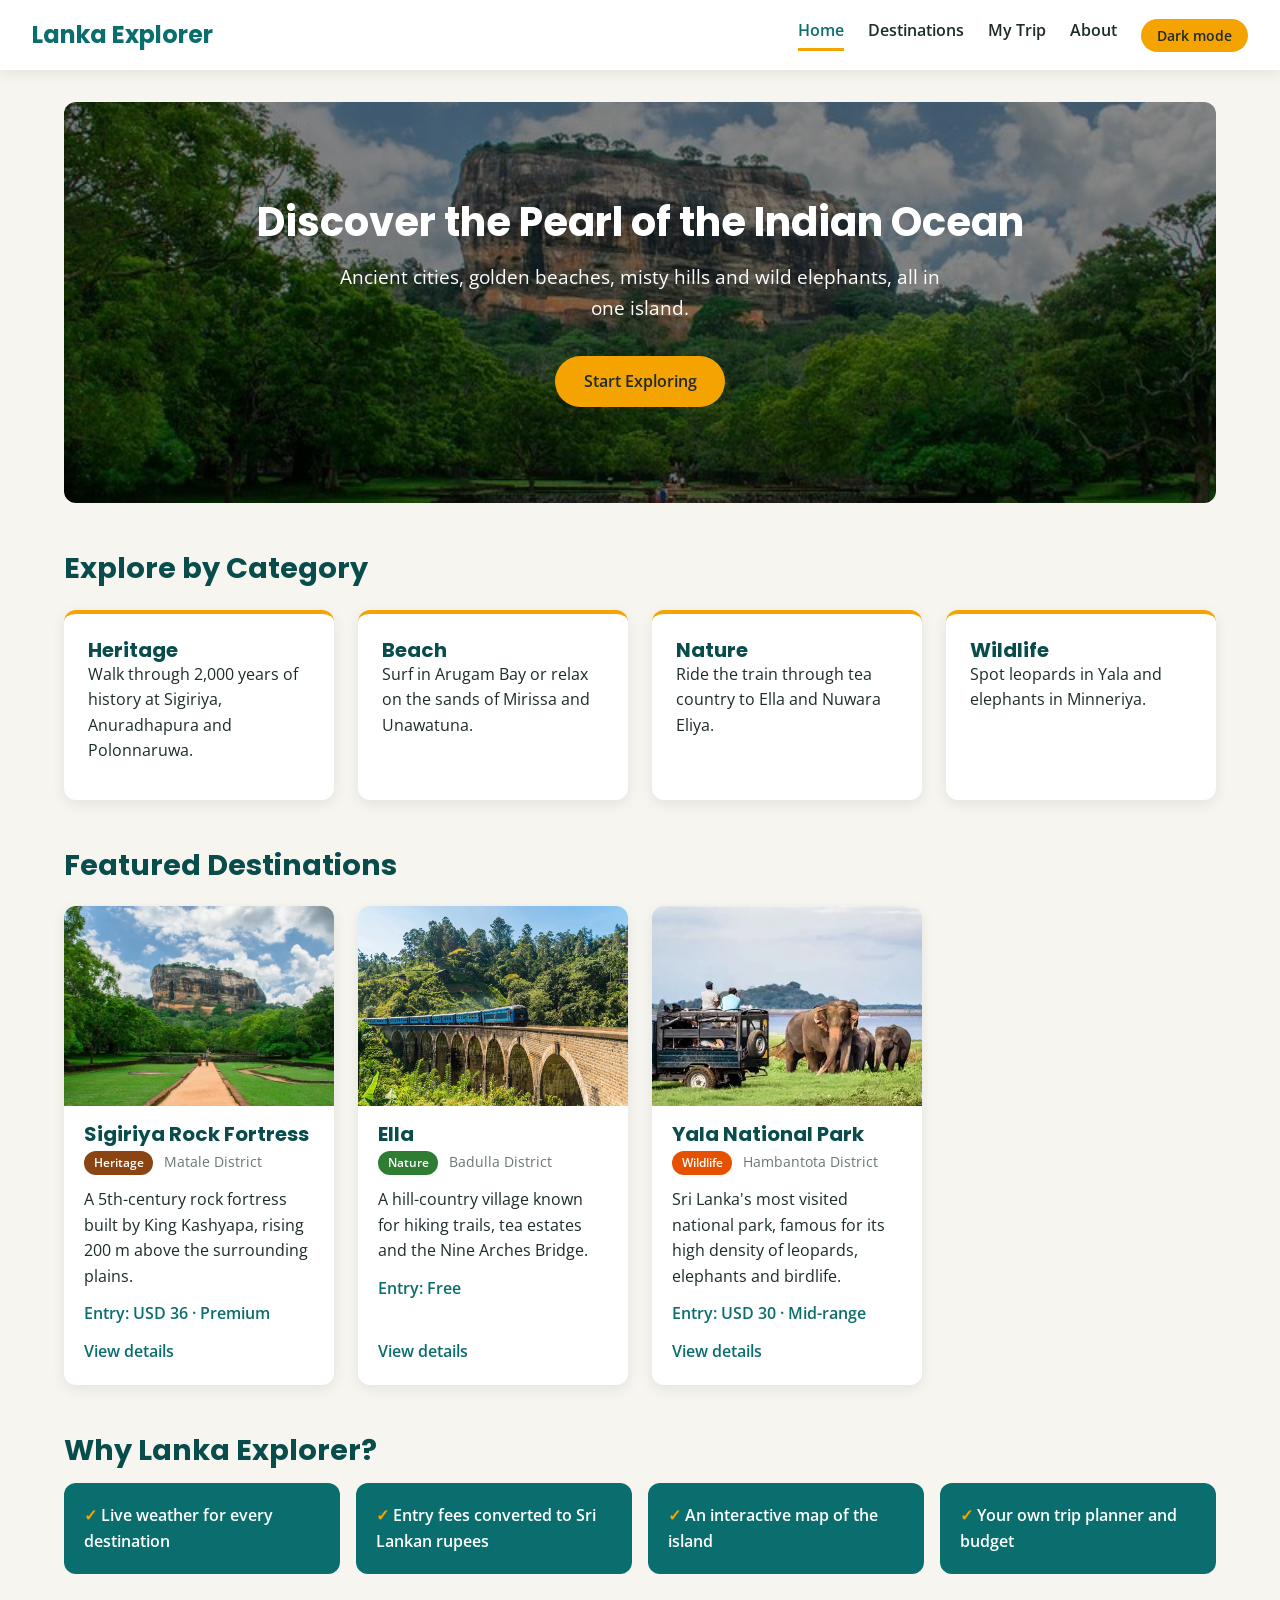
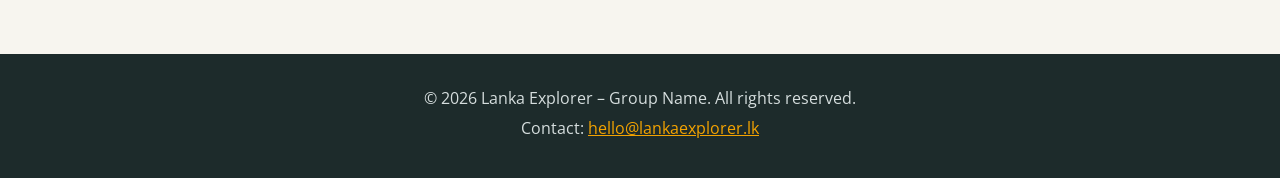
<file: index.html>
<!DOCTYPE html>
<html lang="en">
<head>
  <meta charset="UTF-8">
  <meta name="viewport" content="width=device-width, initial-scale=1.0">
  <meta name="description" content="Lanka Explorer helps travellers discover and plan trips around Sri Lanka.">
  <title>Lanka Explorer | Home</title>
  <link rel="preconnect" href="https://fonts.googleapis.com">
  <link rel="preconnect" href="https://fonts.gstatic.com" crossorigin>
  <link href="https://fonts.googleapis.com/css2?family=Open+Sans:wght@400;600&family=Poppins:wght@600;700&display=swap" rel="stylesheet">
  <link rel="stylesheet" href="css/style.css">
</head>
<body>

  <header>
    <a href="index.html" class="logo">Lanka Explorer</a>
    <button class="menu-toggle" type="button" aria-label="Open menu" aria-expanded="false">&#9776;</button>
    <nav>
      <ul>
        <li><a href="index.html" class="active">Home</a></li>
        <li><a href="destinations.html">Destinations</a></li>
        <li><a href="trip.html">My Trip</a></li>
        <li><a href="about.html">About</a></li>
        <li><button class="theme-toggle" type="button">Dark mode</button></li>
      </ul>
    </nav>
  </header>

  <main>
    <!-- Hero banner -->
    <section id="hero">
      <h1>Discover the Pearl of the Indian Ocean</h1>
      <p>Ancient cities, golden beaches, misty hills and wild elephants, all in one island.</p>
      <a href="destinations.html" class="btn">Start Exploring</a>
    </section>

    <!-- Category highlights -->
    <section id="categories">
      <h2>Explore by Category</h2>
      <article>
        <h3>Heritage</h3>
        <p>Walk through 2,000 years of history at Sigiriya, Anuradhapura and Polonnaruwa.</p>
      </article>
      <article>
        <h3>Beach</h3>
        <p>Surf in Arugam Bay or relax on the sands of Mirissa and Unawatuna.</p>
      </article>
      <article>
        <h3>Nature</h3>
        <p>Ride the train through tea country to Ella and Nuwara Eliya.</p>
      </article>
      <article>
        <h3>Wildlife</h3>
        <p>Spot leopards in Yala and elephants in Minneriya.</p>
      </article>
    </section>

    <!-- Featured destinations are generated by JavaScript (initHomePage in js/app.js) -->
    <section id="featured">
      <h2>Featured Destinations</h2>
    </section>

    <!-- Why travel with us -->
    <section id="why-us">
      <h2>Why Lanka Explorer?</h2>
      <ul>
        <li>Live weather for every destination</li>
        <li>Entry fees converted to Sri Lankan rupees</li>
        <li>An interactive map of the island</li>
        <li>Your own trip planner and budget</li>
      </ul>
    </section>
  </main>

  <footer>
    <p>&copy; 2026 Lanka Explorer – Group Name. All rights reserved.</p>
    <p>Contact: <a href="mailto:hello@lankaexplorer.lk">hello@lankaexplorer.lk</a></p>
  </footer>

  <script src="js/app.js"></script>
</body>
</html>
</file>
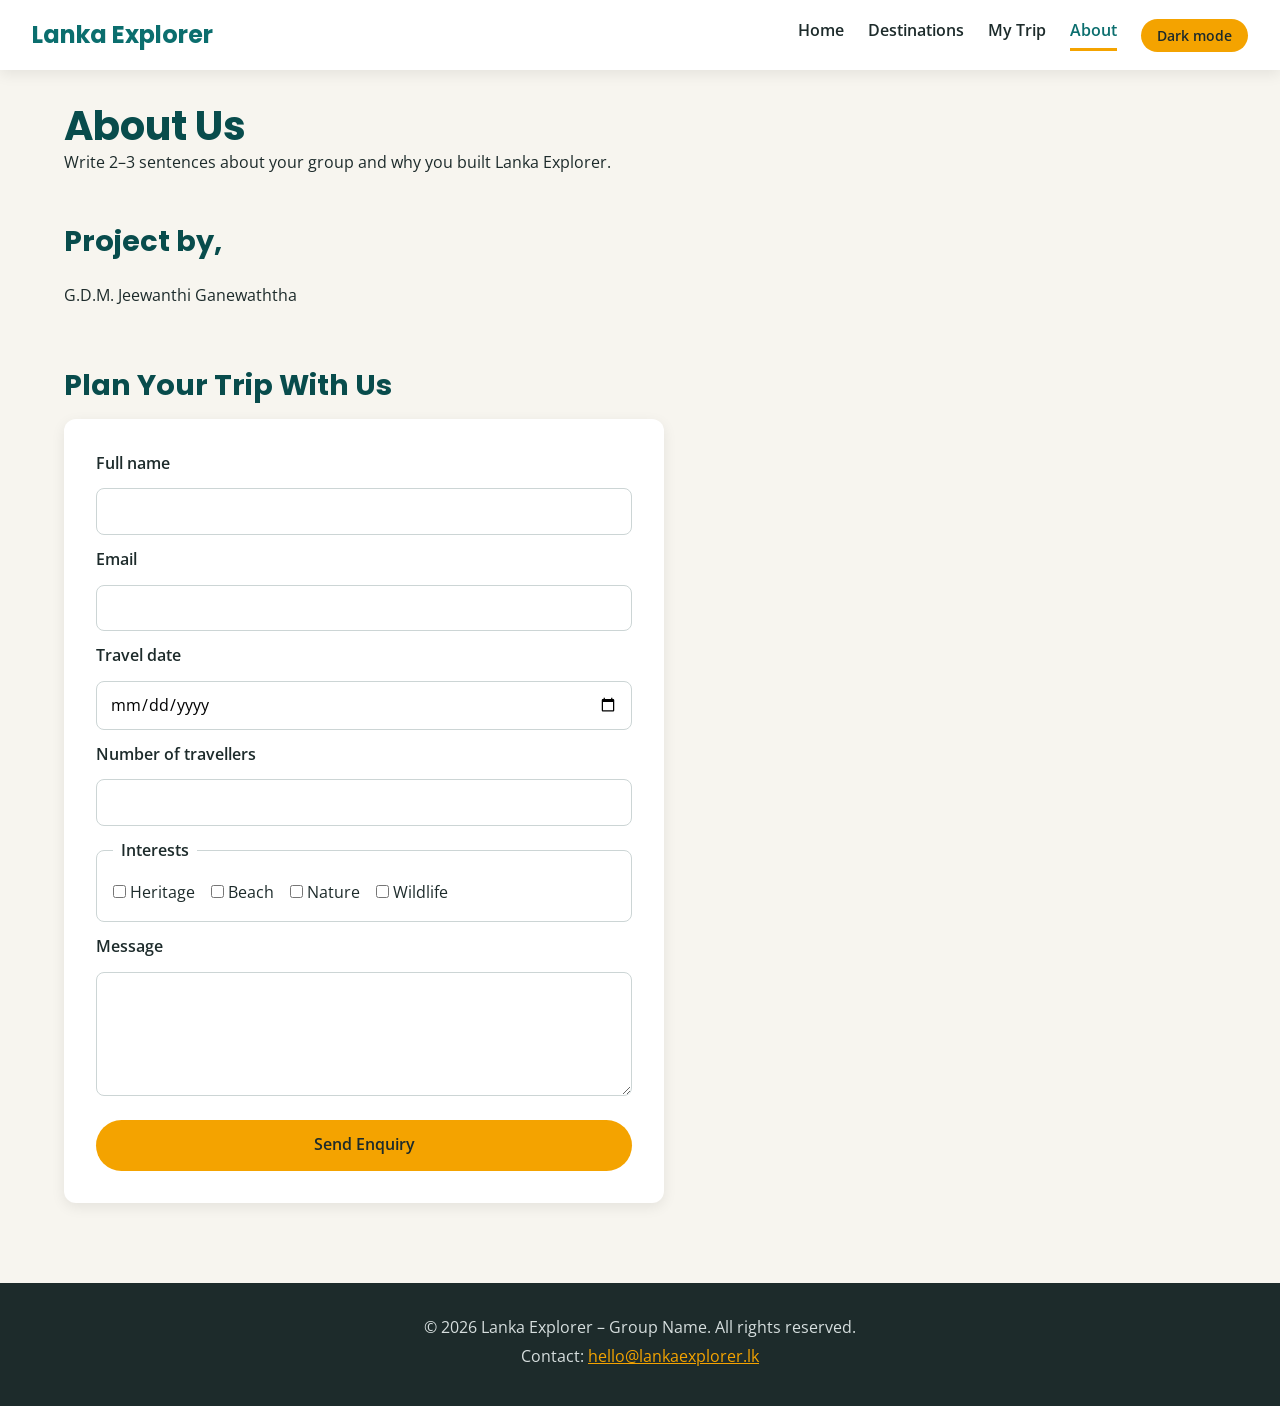
<file: about.html>
<!DOCTYPE html>
<html lang="en">
<head>
  <meta charset="UTF-8">
  <meta name="viewport" content="width=device-width, initial-scale=1.0">
  <meta name="description" content="Lanka Explorer helps travellers discover and plan trips around Sri Lanka.">
  <title>Lanka Explorer | About</title>
  <link rel="preconnect" href="https://fonts.googleapis.com">
  <link rel="preconnect" href="https://fonts.gstatic.com" crossorigin>
  <link href="https://fonts.googleapis.com/css2?family=Open+Sans:wght@400;600&family=Poppins:wght@600;700&display=swap" rel="stylesheet">
  <link rel="stylesheet" href="css/style.css">
</head>
<body>

  <header>
    <a href="index.html" class="logo">Lanka Explorer</a>
    <button class="menu-toggle" type="button" aria-label="Open menu" aria-expanded="false">&#9776;</button>
    <nav>
      <ul>
        <li><a href="index.html">Home</a></li>
        <li><a href="destinations.html">Destinations</a></li>
        <li><a href="trip.html">My Trip</a></li>
        <li><a href="about.html" class="active">About</a></li>
        <li><button class="theme-toggle" type="button">Dark mode</button></li>
      </ul>
    </nav>
  </header>

  <main>
    <section>
      <h1>About Us</h1>
      <p>Write 2–3 sentences about your group and why you built Lanka Explorer.</p>
    </section>

    <section id="team">
      <h2>Project by,</h2>
      <ul>
        <p> G.D.M. Jeewanthi Ganewaththa </li>
      </ul>
    </section>

    <section id="enquiry">
      <h2>Plan Your Trip With Us</h2>
      <form id="enquiry-form" novalidate>
        <label for="name">Full name</label>
        <input type="text" id="name" name="name" required>

        <label for="email">Email</label>
        <input type="email" id="email" name="email" required>

        <label for="date">Travel date</label>
        <input type="date" id="date" name="date">

        <label for="people">Number of travellers</label>
        <input type="number" id="people" name="people" min="1" max="20">

        <fieldset>
          <legend>Interests</legend>
          <label><input type="checkbox" name="interest" value="Heritage"> Heritage</label>
          <label><input type="checkbox" name="interest" value="Beach"> Beach</label>
          <label><input type="checkbox" name="interest" value="Nature"> Nature</label>
          <label><input type="checkbox" name="interest" value="Wildlife"> Wildlife</label>
        </fieldset>

        <label for="message">Message</label>
        <textarea id="message" name="message" rows="4"></textarea>

        <div id="form-message" role="alert"></div>
        <button type="submit">Send Enquiry</button>
      </form>
    </section>
  </main>

  <footer>
    <p>&copy; 2026 Lanka Explorer – Group Name. All rights reserved.</p>
    <p>Contact: <a href="mailto:hello@lankaexplorer.lk">hello@lankaexplorer.lk</a></p>
  </footer>

  <script src="js/app.js"></script>
</body>
</html>
</file>
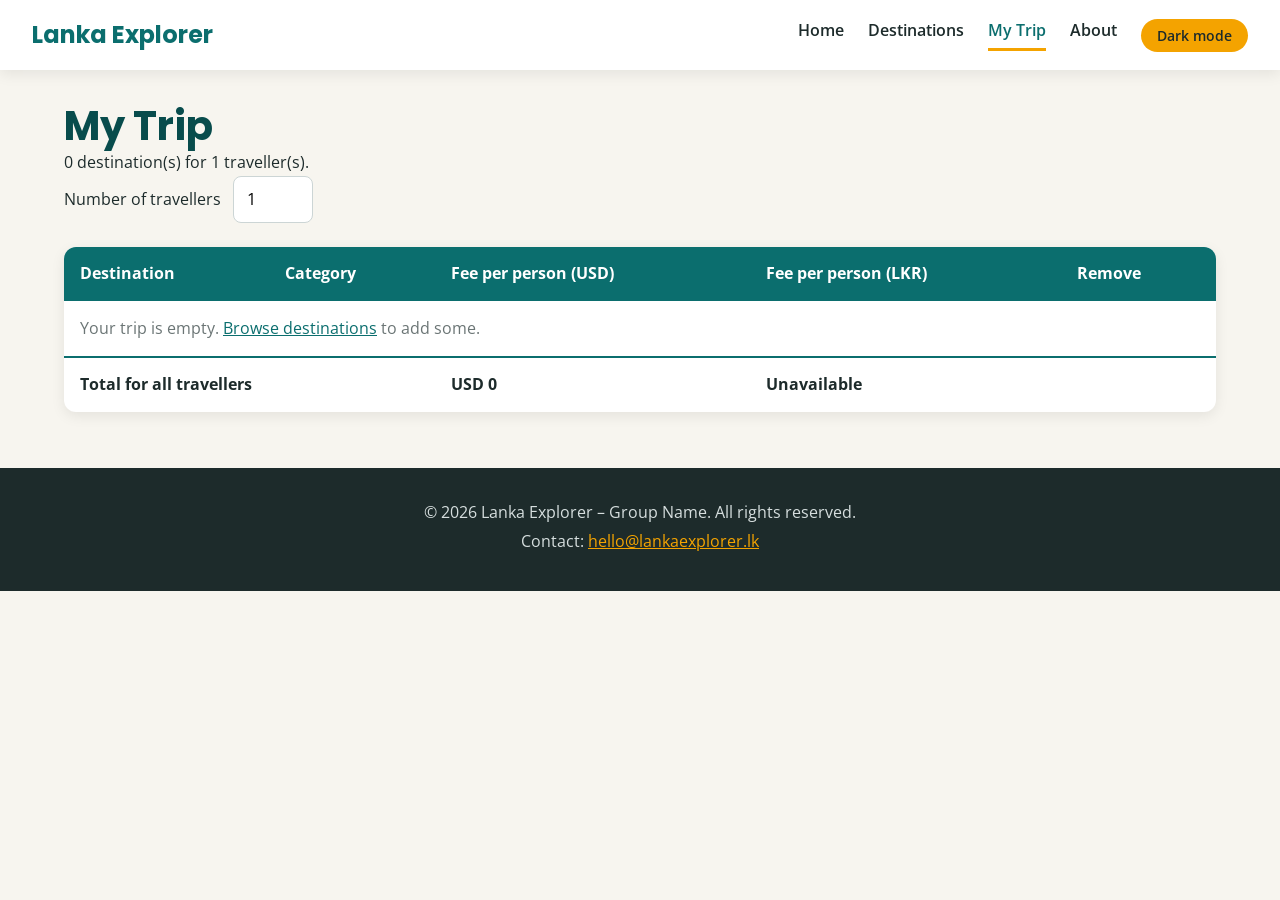
<file: trip.html>
<!DOCTYPE html>
<html lang="en">
<head>
  <meta charset="UTF-8">
  <meta name="viewport" content="width=device-width, initial-scale=1.0">
  <meta name="description" content="Lanka Explorer helps travellers discover and plan trips around Sri Lanka.">
  <title>Lanka Explorer | My Trip</title>
  <link rel="preconnect" href="https://fonts.googleapis.com">
  <link rel="preconnect" href="https://fonts.gstatic.com" crossorigin>
  <link href="https://fonts.googleapis.com/css2?family=Open+Sans:wght@400;600&family=Poppins:wght@600;700&display=swap" rel="stylesheet">
  <link rel="stylesheet" href="css/style.css">
</head>
<body>

  <header>
    <a href="index.html" class="logo">Lanka Explorer</a>
    <button class="menu-toggle" type="button" aria-label="Open menu" aria-expanded="false">&#9776;</button>
    <nav>
      <ul>
        <li><a href="index.html">Home</a></li>
        <li><a href="destinations.html">Destinations</a></li>
        <li><a href="trip.html" class="active">My Trip</a></li>
        <li><a href="about.html">About</a></li>
        <li><button class="theme-toggle" type="button">Dark mode</button></li>
      </ul>
    </nav>
  </header>

  <main>
    <h1>My Trip</h1>
    <div id="trip-summary"></div>

    <label for="travellers">Number of travellers</label>
    <input type="number" id="travellers" min="1" max="20" value="1">

    <table id="trip-table">
      <thead>
        <tr>
          <th>Destination</th>
          <th>Category</th>
          <th>Fee per person (USD)</th>
          <th>Fee per person (LKR)</th>
          <th>Remove</th>
        </tr>
      </thead>
      <tbody>
        <!-- Rows are created by JavaScript -->
      </tbody>
      <tfoot>
        <tr>
          <td colspan="2">Total for all travellers</td>
          <td id="total-usd">USD 0</td>
          <td id="total-lkr">Rs. 0</td>
          <td></td>
        </tr>
      </tfoot>
    </table>

    <button id="clear-trip" type="button">Clear trip</button>
  </main>

  <footer>
    <p>&copy; 2026 Lanka Explorer – Group Name. All rights reserved.</p>
    <p>Contact: <a href="mailto:hello@lankaexplorer.lk">hello@lankaexplorer.lk</a></p>
  </footer>

  <script src="js/app.js"></script>
</body>
</html>
</file>
<file: css/style.css>
/* ===== 1. THEME VARIABLES ===== */
:root {
  --primary: #0b6e6e;       /* ocean teal */
  --primary-dark: #084c4c;
  --accent: #f4a300;        /* saffron gold */
  --dark: #1d2b2b;
  --light: #f7f5ef;         /* sand */
  --white: #ffffff;
  --grey: #6b7575;
  --radius: 12px;
  --shadow: 0 4px 14px rgba(0, 0, 0, 0.08);
  --max-width: 1200px;
}

/* ===== 2. RESET ===== */
*,
*::before,
*::after {
  box-sizing: border-box;
  margin: 0;
  padding: 0;
}

/* ===== 3. BASE STYLES ===== */
html {
  scroll-behavior: smooth;
}

body {
  font-family: 'Open Sans', sans-serif;
  color: var(--dark);
  background: var(--light);
  line-height: 1.6;
}

h1, h2, h3 {
  font-family: 'Poppins', sans-serif;
  color: var(--primary-dark);
  line-height: 1.2;
}

h1 { font-size: 2.5rem; }
h2 { font-size: 1.8rem; margin-bottom: 1rem; }
h3 { font-size: 1.25rem; }

p { margin-bottom: 0.75rem; }

a { color: var(--primary); }

img {
  max-width: 100%;
  display: block;
}

main {
  max-width: var(--max-width);
  margin: 0 auto;
  padding: 2rem 1.5rem;
}

section {
  margin-bottom: 3rem;
}

/* ===== 4. HEADER & NAVIGATION ===== */
header {
  display: flex;
  justify-content: space-between;
  align-items: center;
  padding: 1rem 2rem;
  background: var(--white);
  box-shadow: var(--shadow);
  position: sticky;
  top: 0;
  z-index: 100;
}

.logo {
  font-family: 'Poppins', sans-serif;
  font-size: 1.5rem;
  font-weight: 700;
  color: var(--primary);
  text-decoration: none;
}

nav ul {
  list-style: none;
  display: flex;
  gap: 1.5rem;
}

nav a {
  color: var(--dark);
  font-weight: 600;
  text-decoration: none;
  padding: 0.4rem 0;
  border-bottom: 3px solid transparent;
}

nav a:hover,
nav a.active {
  color: var(--primary);
  border-bottom-color: var(--accent);
}

.menu-toggle {
  display: none;   /* hidden on large screens; shown in section 14 */
}

/* ===== 5. HERO & BUTTONS ===== */
#hero {
  background:
    linear-gradient(rgba(0, 0, 0, 0.45), rgba(0, 0, 0, 0.45)),
    url('../images/sigiriya.jpg') center / cover no-repeat;
  color: var(--white);
  text-align: center;
  padding: 6rem 1.5rem;
  border-radius: var(--radius);
}

#hero h1 {
  color: var(--white);
  margin-bottom: 1rem;
}

#hero p {
  font-size: 1.2rem;
  max-width: 600px;
  margin: 0 auto 2rem;
}

.btn,
button {
  display: inline-block;
  background: var(--accent);
  color: var(--dark);
  padding: 0.8rem 1.8rem;
  border: none;
  border-radius: 50px;
  font: inherit;
  font-weight: 600;
  text-decoration: none;
  cursor: pointer;
}

/* ===== 6. WHY US ===== */
#why-us ul {
  list-style: none;
  display: grid;
  grid-template-columns: repeat(auto-fit, minmax(220px, 1fr));
  gap: 1rem;
}

#why-us li {
  background: var(--primary);
  color: var(--white);
  padding: 1.25rem;
  border-radius: var(--radius);
  font-weight: 600;
}

#why-us li::before {
  content: "\2713  ";   /* tick symbol */
  color: var(--accent);
}

/* ===== 7. CARD GRIDS ===== */
#categories,
#featured,
#destination-list,
#team {
  display: grid;
  grid-template-columns: repeat(auto-fit, minmax(250px, 1fr));
  gap: 1.5rem;
}

/* Headings inside a grid section span the full width */
#categories h2,
#featured h2,
#team h2 {
  grid-column: 1 / -1;
  margin-bottom: 0;
}

/* ===== 8. CARDS ===== */
.card,
#categories article,
#team article {
  background: var(--white);
  border-radius: var(--radius);
  box-shadow: var(--shadow);
  overflow: hidden;
}

#categories article,
#team article {
  padding: 1.5rem;
  border-top: 4px solid var(--accent);
}

.card {
  display: flex;
  flex-direction: column;
}

.card img {
  width: 100%;
  height: 200px;
  object-fit: cover;
}

.card > *:not(img) {
  padding-inline: 1.25rem;
}

.card h3 {
  padding-top: 1rem;
  margin-bottom: 0.25rem;
}

.meta {
  color: var(--grey);
  font-size: 0.9rem;
}

.fee {
  color: var(--primary);
  font-weight: 600;
}

.card a {
  margin-top: auto;          /* pushes the link to the bottom */
  padding-bottom: 1.25rem;
  font-weight: 600;
  text-decoration: none;
}

/* ===== 9. FORM FIELDS & SEARCH CONTROLS ===== */
input,
select,
textarea {
  font: inherit;
  padding: 0.6rem 0.8rem;
  border: 1px solid #ccd5d5;
  border-radius: 8px;
  background: var(--white);
}

input:focus,
select:focus,
textarea:focus {
  outline: 2px solid var(--primary);
  border-color: var(--primary);
}

#page-title {
  text-align: center;
}

#controls {
  display: flex;
  flex-wrap: wrap;
  align-items: center;
  gap: 1rem;
  background: var(--white);
  padding: 1.25rem;
  border-radius: var(--radius);
  box-shadow: var(--shadow);
}

#controls label {
  font-weight: 600;
}

/* ===== 10. DETAILS PAGE ===== */
#destination {
  background: var(--white);
  border-radius: var(--radius);
  box-shadow: var(--shadow);
  overflow: hidden;
  margin-bottom: 2rem;
}

#destination img {
  width: 100%;
  height: 400px;
  object-fit: cover;
}

#destination > *:not(img) {
  padding-inline: 2rem;
}

#destination h1 {
  padding-top: 1.5rem;
}

#destination ul {
  list-style: none;
  padding-bottom: 1.5rem;
}

#destination li {
  padding: 0.5rem 0;
  border-bottom: 1px solid #eeeeee;
}

/* Placeholders that JavaScript will fill in Week 04 */
#weather,
#map {
  background: var(--white);
  border: 2px dashed var(--primary);
  border-radius: var(--radius);
  padding: 2rem;
  text-align: center;
  color: var(--grey);
}

#map {
  height: 350px;   /* the map library needs a fixed height */
}

/* ===== 11. TRIP TABLE ===== */
#trip-table {
  width: 100%;
  border-collapse: collapse;
  background: var(--white);
  border-radius: var(--radius);
  box-shadow: var(--shadow);
  overflow: hidden;
  margin: 1.5rem 0;
}

#trip-table th,
#trip-table td {
  padding: 0.9rem 1rem;
  text-align: left;
}

#trip-table thead {
  background: var(--primary);
  color: var(--white);
}

#trip-table tbody tr:nth-child(even) {
  background: var(--light);
}

#trip-table tfoot {
  font-weight: 700;
  border-top: 2px solid var(--primary);
}

/* ===== 12. ENQUIRY FORM ===== */
#enquiry-form {
  display: grid;
  gap: 0.75rem;
  max-width: 600px;
  background: var(--white);
  padding: 2rem;
  border-radius: var(--radius);
  box-shadow: var(--shadow);
}

#enquiry-form label {
  font-weight: 600;
}

#enquiry-form fieldset {
  display: flex;
  flex-wrap: wrap;
  gap: 1rem;
  border: 1px solid #ccd5d5;
  border-radius: 8px;
  padding: 1rem;
}

#enquiry-form fieldset label {
  font-weight: 400;
}

legend {
  font-weight: 600;
  padding: 0 0.5rem;
}

/* ===== 13. FOOTER ===== */
footer {
  background: var(--dark);
  color: #d6dede;
  text-align: center;
  padding: 2rem 1rem;
}

footer p {
  margin-bottom: 0.25rem;
}

footer a {
  color: var(--accent);
}

/* ===== 13b. HOVER EFFECTS & TRANSITIONS ===== */
.card,
#categories article,
#team article {
  transition: transform 0.3s ease, box-shadow 0.3s ease;
}

.card:hover,
#categories article:hover,
#team article:hover {
  transform: translateY(-6px);
  box-shadow: 0 10px 24px rgba(0, 0, 0, 0.15);
}

.card img {
  transition: transform 0.4s ease;
}

.card:hover img {
  transform: scale(1.05);   /* gentle zoom; overflow: hidden keeps it inside the card */
}

.btn,
button {
  transition: background 0.3s ease, color 0.3s ease;
}

.btn:hover,
button:hover {
  background: var(--primary);
  color: var(--white);
}

nav a {
  transition: color 0.2s ease, border-color 0.2s ease;
}

/* Optional challenge: respect users who prefer reduced motion */
@media (prefers-reduced-motion: reduce) {
  .card,
  #categories article,
  #team article,
  .card img {
    transition: none;
  }

  .card:hover,
  #categories article:hover,
  #team article:hover,
  .card:hover img {
    transform: none;
  }
}

/* ===== 13c. BADGES & MESSAGES ===== */
.badge {
  display: inline-block;
  padding: 0.15rem 0.6rem;
  border-radius: 50px;
  font-size: 0.75rem;
  font-weight: 600;
  color: var(--white);
  margin-right: 0.4rem;
}

.badge-heritage { background: #8b4513; }
.badge-beach    { background: #1e88e5; }
.badge-nature   { background: #2e7d32; }
.badge-wildlife { background: #e65100; }
.badge-other    { background: var(--grey); }

.no-results,
.error {
  grid-column: 1 / -1;
  text-align: center;
  padding: 2rem;
  color: var(--grey);
}

.error {
  color: #c62828;
}

.form-error,
.form-success {
  padding: 1rem;
  border-radius: 8px;
}

.form-error {
  background: #fdecea;
  color: #c62828;
}

.form-error ul {
  padding-left: 1.25rem;
}

.form-success {
  background: #e8f5e9;
  color: #2e7d32;
}

/* ===== 13d. WEATHER ===== */
#weather {
  color: var(--dark);
  border-style: solid;
}

.weather-now .temp {
  font-family: 'Poppins', sans-serif;
  font-size: 3rem;
  font-weight: 700;
  color: var(--primary);
  margin-bottom: 0;
}

.forecast {
  display: grid;
  grid-template-columns: repeat(auto-fit, minmax(140px, 1fr));
  gap: 1rem;
  margin-top: 1.5rem;
}

.forecast-day {
  background: var(--light);
  border-radius: 8px;
  padding: 1rem;
}

.forecast-day p {
  margin-bottom: 0.25rem;
}

/* ===== 13e. MAPS ===== */
#map,
#all-map {
  padding: 0;
  border: none;
  border-radius: var(--radius);
  box-shadow: var(--shadow);
  position: relative;
  z-index: 0;   /* keeps the map below the sticky header */
}

#map {
  height: 350px;
}

#all-map {
  height: 450px;
}

/* ===== 13f. LOADING SPINNER ===== */
.loading {
  grid-column: 1 / -1;   /* full width when used inside a card grid */
  display: flex;
  align-items: center;
  justify-content: center;
  gap: 0.75rem;
  padding: 1.5rem;
  color: var(--grey);
}

.spinner {
  width: 24px;
  height: 24px;
  border: 3px solid #d6e4e4;
  border-top-color: var(--primary);
  border-radius: 50%;
  animation: spin 0.8s linear infinite;
}

@keyframes spin {
  to {
    transform: rotate(360deg);
  }
}

/* ===== 13g. MY TRIP ===== */
/* The hidden attribute must win over the display set on buttons */
[hidden] {
  display: none !important;
}

#add-to-trip {
  margin-top: 1rem;
}

#add-to-trip.added {
  background: var(--primary);
  color: var(--white);
}

.remove-btn {
  padding: 0.3rem 0.9rem;
  font-size: 0.85rem;
  background: #fdecea;
  color: #c62828;
}

.remove-btn:hover {
  background: #c62828;
  color: #ffffff;
}

#travellers {
  width: 5rem;
  margin-left: 0.5rem;
}

/* ===== 13h. DARK MODE ===== */
body.dark {
  --primary: #4fd1c5;
  --primary-dark: #81e6d9;
  --accent: #f6b93b;
  --dark: #e6eeee;      /* text colour */
  --light: #121a1a;     /* page background */
  --white: #1c2626;     /* cards and panels */
  --grey: #9fb0b0;
  --shadow: 0 4px 14px rgba(0, 0, 0, 0.5);
}

/* Places that need fixed colours in dark mode */
body.dark #hero,
body.dark #hero h1,
body.dark .badge {
  color: #ffffff;
}

body.dark footer {
  background: #0b1111;
}

body.dark .btn,
body.dark button {
  color: #1d2b2b;
}

body.dark .menu-toggle {
  color: var(--primary);   /* the menu icon has no background */
}

body {
  transition: background 0.3s ease, color 0.3s ease;
}

.theme-toggle {
  padding: 0.3rem 1rem;
  font-size: 0.9rem;
}

/* ===== 14. RESPONSIVE: TABLETS & PHONES ===== */
@media (max-width: 768px) {
  header {
    flex-wrap: wrap;
    padding: 1rem;
  }

  .menu-toggle {
    display: block;
    background: none;
    color: var(--primary);
    font-size: 1.8rem;
    padding: 0.25rem 0.5rem;
  }

  .menu-toggle:hover {
    background: none;
    color: var(--primary-dark);
  }

  nav {
    display: none;
    width: 100%;
  }

  nav.open {
    display: block;
  }

  nav ul {
    flex-direction: column;
    gap: 0;
    padding-top: 1rem;
  }

  nav a {
    display: block;
    padding: 0.75rem 0;
    border-bottom: 1px solid #eeeeee;
  }

  h1 { font-size: 2rem; }
  h2 { font-size: 1.5rem; }

  #hero {
    padding: 4rem 1rem;
  }

  #destination img {
    height: 250px;
  }

  #destination > *:not(img) {
    padding-inline: 1.25rem;
  }

  #controls {
    flex-direction: column;
    align-items: stretch;
  }

  #trip-table {
    display: block;
    overflow-x: auto;   /* table scrolls sideways instead of breaking the page */
  }
}

/* ===== 15. RESPONSIVE: SMALL PHONES ===== */
@media (max-width: 480px) {
  h1 { font-size: 1.6rem; }

  main {
    padding: 1.5rem 1rem;
  }

  #trip-table th,
  #trip-table td {
    padding: 0.6rem 0.5rem;
    font-size: 0.9rem;
  }
}
</file>
